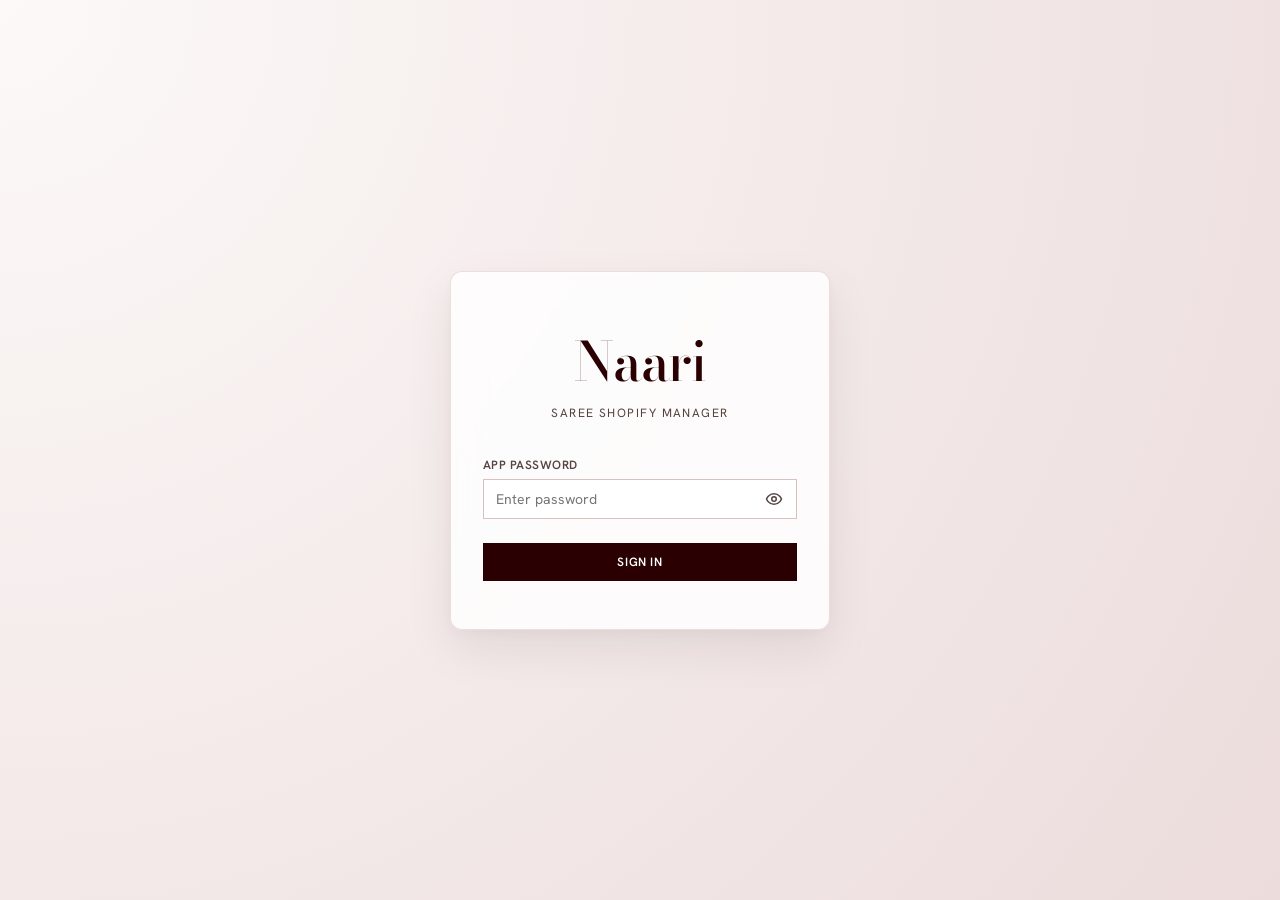
<file: login.html>
<!DOCTYPE html>
<html lang="en">

<head>
  <meta charset="UTF-8">
  <meta name="viewport" content="width=device-width, initial-scale=1.0">
  <title>Naari Saree Manager — Login</title>
  <link rel="preconnect" href="https://fonts.googleapis.com">
  <link rel="preconnect" href="https://fonts.gstatic.com" crossorigin>
  <link
    href="https://fonts.googleapis.com/css2?family=Bodoni+Moda:ital,opsz,wght@0,6..96,400..900;1,6..96,400..900&family=Hanken+Grotesk:ital,wght@0,100..900;1,100..900&display=swap"
    rel="stylesheet">
  <link rel="stylesheet" href="style.css">
</head>

<body class="login-page">
  <div class="login-card">
    <h1 class="login-title">Naari</h1>
    <p class="login-subtitle">Saree Shopify Manager</p>
    <form id="login-form">
      <label class="field-label" for="password">App password</label>
      <div class="password-wrapper">
        <input type="password" id="password" class="field-input password-input" autocomplete="current-password" required
          placeholder="Enter password">
        <button type="button" id="toggle-password-btn" class="toggle-password-eye-btn"
          aria-label="Toggle password visibility">
          <svg class="eye-icon-svg" xmlns="http://www.w3.org/2000/svg" viewBox="0 0 24 24" fill="none"
            stroke="currentColor" stroke-width="2" stroke-linecap="round" stroke-linejoin="round">
            <path class="eye-open" d="M2 12s3-7 10-7 10 7 10 7-3 7-10 7-10-7-10-7Z"></path>
            <circle class="eye-open" cx="12" cy="12" r="3"></circle>
            <line class="eye-closed hidden" x1="2" y1="2" x2="22" y2="22" stroke="currentColor" stroke-width="2"></line>
          </svg>
        </button>
      </div>
      <button type="submit" class="btn primary-btn full-width">Sign in</button>
    </form>
    <p id="login-error" class="error-text hidden"></p>
  </div>
  <script src="config.js"></script>
  <script src="login.js"></script>
</body>

</html>
</file>
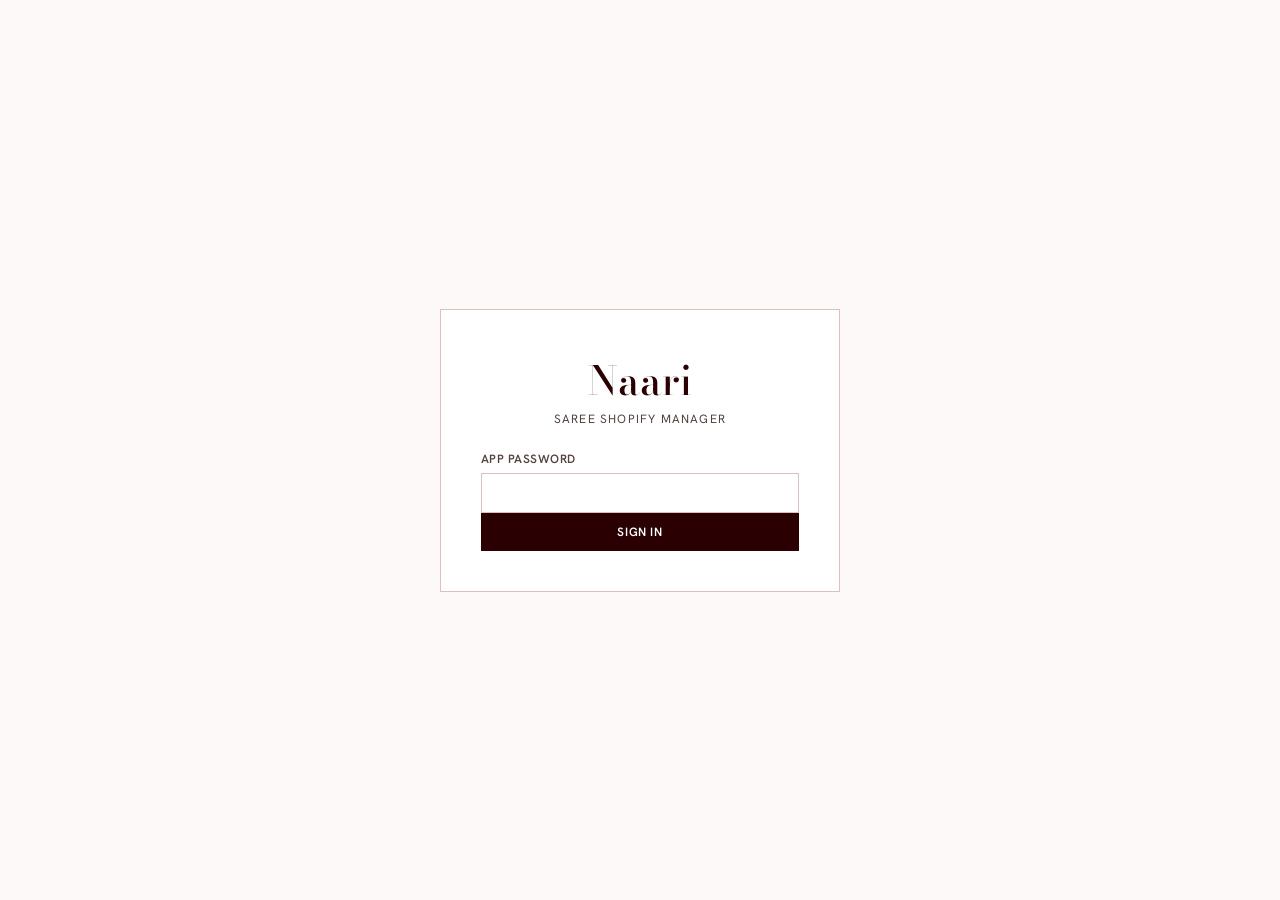
<file: web/login.html>
<!DOCTYPE html>
<html lang="en">
<head>
  <meta charset="UTF-8">
  <meta name="viewport" content="width=device-width, initial-scale=1.0">
  <title>Naari Saree Manager — Login</title>
  <link rel="preconnect" href="https://fonts.googleapis.com">
  <link rel="preconnect" href="https://fonts.gstatic.com" crossorigin>
  <link href="https://fonts.googleapis.com/css2?family=Bodoni+Moda:ital,opsz,wght@0,6..96,400..900;1,6..96,400..900&family=Hanken+Grotesk:ital,wght@0,100..900;1,100..900&display=swap" rel="stylesheet">
  <link rel="stylesheet" href="style.css">
</head>
<body class="login-page">
  <div class="login-card">
    <h1 class="login-title">Naari</h1>
    <p class="login-subtitle">Saree Shopify Manager</p>
    <form id="login-form">
      <label class="field-label" for="password">App password</label>
      <input type="password" id="password" class="field-input" autocomplete="current-password" required>
      <button type="submit" class="btn primary-btn full-width">Sign in</button>
    </form>
    <p id="login-error" class="error-text hidden"></p>
  </div>
  <script src="config.js"></script>
  <script src="login.js"></script>
</body>
</html>
</file>
<file: style.css>
:root {
  --surface: #fcf9f8;
  --on-surface: #1c1b1b;
  --on-surface-variant: #544341;
  --primary: #2a0002;
  --on-primary: #ffffff;
  --outline: #877270;
  --outline-variant: #dac1bf;
  --error: #ba1a1a;
  --error-container: #ffdad6;
  --success: #1b6b3a;
  --success-bg: #e8f5ec;
  --gutter: 24px;
}

* {
  margin: 0;
  padding: 0;
  box-sizing: border-box;
}

body {
  font-family: 'Hanken Grotesk', sans-serif;
  background: var(--surface);
  color: var(--on-surface);
  min-height: 100vh;
}

h1,
h2,
.brand-title,
.modal-title {
  font-family: 'Bodoni Moda', serif;
  font-weight: 500;
}

.hidden {
  display: none !important;
}

.app-header {
  position: sticky;
  top: 0;
  z-index: 100;
  background: rgba(252, 249, 248, 0.95);
  backdrop-filter: blur(8px);
  border-bottom: 1px solid var(--outline-variant);
}

.header-inner {
  max-width: 1400px;
  margin: 0 auto;
  padding: 16px var(--gutter);
  display: flex;
  justify-content: space-between;
  align-items: center;
  gap: 16px;
}

.brand-title {
  font-size: 28px;
  color: var(--primary);
  line-height: 1.1;
}

.brand-tagline {
  font-size: 12px;
  letter-spacing: 0.08em;
  text-transform: uppercase;
  color: var(--on-surface-variant);
}

.header-actions {
  display: flex;
  align-items: center;
  gap: 12px;
}

.status-pill {
  font-size: 12px;
  font-weight: 600;
  padding: 6px 12px;
  border-radius: 999px;
  background: #eee;
  color: var(--on-surface-variant);
}

.status-pill.ok {
  background: var(--success-bg);
  color: var(--success);
}

.status-pill.err {
  background: var(--error-container);
  color: var(--error);
}

.app-container {
  max-width: 1400px;
  margin: 0 auto;
  padding: 24px var(--gutter) 64px;
}

.tab-bar {
  display: flex;
  gap: 8px;
  margin-bottom: 24px;
  border-bottom: 1px solid var(--outline-variant);
  padding-bottom: 8px;
}

.tab-btn {
  background: none;
  border: none;
  padding: 10px 18px;
  font-family: inherit;
  font-size: 13px;
  font-weight: 600;
  letter-spacing: 0.04em;
  text-transform: uppercase;
  color: var(--on-surface-variant);
  cursor: pointer;
  border-bottom: 2px solid transparent;
  margin-bottom: -9px;
}

.tab-btn.active {
  color: var(--primary);
  border-bottom-color: var(--primary);
}

.btn {
  border: 1px solid var(--outline);
  background: white;
  color: var(--primary);
  padding: 10px 18px;
  font-family: inherit;
  font-size: 12px;
  font-weight: 600;
  letter-spacing: 0.05em;
  text-transform: uppercase;
  cursor: pointer;
  transition: background 0.15s;
}

.btn:hover {
  background: #f5f0ef;
}

.primary-btn {
  background: var(--primary);
  color: var(--on-primary);
  border-color: var(--primary);
}

.primary-btn:hover {
  background: #4a0e0e;
}

.danger-btn {
  background: var(--error-container);
  color: var(--error);
  border-color: var(--error);
}

.sync-btn {
  white-space: nowrap;
}

.full-width {
  width: 100%;
}

.field-label {
  display: block;
  font-size: 12px;
  font-weight: 600;
  letter-spacing: 0.04em;
  text-transform: uppercase;
  color: var(--on-surface-variant);
  margin: 16px 0 6px;
}

.field-input {
  width: 100%;
  padding: 10px 12px;
  border: 1px solid var(--outline-variant);
  background: white;
  font-family: inherit;
  font-size: 14px;
  color: var(--on-surface);
}

.field-input:focus {
  outline: 2px solid var(--outline-variant);
  outline-offset: 1px;
}

.textarea {
  resize: vertical;
  min-height: 80px;
}

.toolbar {
  display: flex;
  flex-wrap: wrap;
  gap: 12px;
  align-items: center;
  margin-bottom: 20px;
}

.toolbar .field-input {
  max-width: 280px;
}

.meta-note {
  font-size: 13px;
  color: var(--on-surface-variant);
}

.products-grid {
  display: grid;
  grid-template-columns: repeat(auto-fill, minmax(260px, 1fr));
  gap: 16px;
}

.product-card {
  border: 1px solid var(--outline-variant);
  background: white;
  display: flex;
  flex-direction: column;
  overflow: hidden;
}

.product-card-img {
  aspect-ratio: 3/4;
  object-fit: cover;
  width: 100%;
  background: #f0eded;
}

.product-card-body {
  padding: 14px;
  flex: 1;
  display: flex;
  flex-direction: column;
  gap: 6px;
}

.product-card-title {
  font-family: 'Bodoni Moda', serif;
  font-size: 18px;
  line-height: 1.3;
}

.product-card-meta {
  font-size: 12px;
  color: var(--on-surface-variant);
}

.product-card-sku {
  font-weight: 700;
  color: var(--primary);
  font-size: 13px;
}

.status-badge {
  display: inline-block;
  font-size: 10px;
  font-weight: 700;
  letter-spacing: 0.06em;
  text-transform: uppercase;
  padding: 3px 8px;
  border-radius: 4px;
}

.status-badge.active {
  background: var(--success-bg);
  color: var(--success);
}

.status-badge.draft {
  background: #f0eded;
  color: var(--on-surface-variant);
}

.status-badge.archived {
  background: var(--error-container);
  color: var(--error);
}

.product-card-actions {
  display: flex;
  gap: 8px;
  margin-top: auto;
  padding-top: 10px;
}

.product-card-actions .btn {
  flex: 1;
  padding: 8px;
  font-size: 11px;
}

.inventory-inline {
  display: flex;
  gap: 6px;
  align-items: center;
}

.inventory-inline input {
  width: 70px;
  padding: 6px 8px;
  border: 1px solid var(--outline-variant);
  font-size: 13px;
}

.form-grid {
  display: grid;
  grid-template-columns: 1fr 340px;
  gap: 24px;
}

.form-main,
.form-side {
  display: flex;
  flex-direction: column;
  gap: 24px;
}

.form-card {
  background: white;
  border: 1px solid var(--outline-variant);
  border-radius: 0;
  padding: 24px;
  display: flex;
  flex-direction: column;
}

.form-card .field-label:first-of-type {
  margin-top: 0;
}

.card-title {
  font-family: 'Bodoni Moda', serif;
  font-size: 20px;
  color: var(--primary);
  margin-bottom: 20px;
  padding-bottom: 12px;
  border-bottom: 1px solid var(--outline-variant);
}

.form-actions {
  margin-top: 32px;
  display: flex;
  justify-content: flex-end;
}

.large-submit {
  padding: 16px 40px;
  font-size: 14px;
  letter-spacing: 0.08em;
}

@media (max-width: 900px) {
  .form-grid {
    grid-template-columns: 1fr;
    gap: 16px;
  }

  .form-main,
  .form-side {
    gap: 16px;
  }

  .large-submit {
    width: 100%;
  }
}

.sku-row {
  display: flex;
  align-items: center;
  gap: 12px;
}

.sku-row .field-input {
  flex: 1;
}

.sku-status {
  font-size: 12px;
  font-weight: 600;
  white-space: nowrap;
}

.sku-status.available {
  color: var(--success);
}

.sku-status.taken {
  color: var(--error);
}

.sku-status.checking {
  color: var(--on-surface-variant);
}

.checkbox-list {
  display: flex;
  flex-direction: column;
  gap: 8px;
  max-height: 180px;
  overflow-y: auto;
  padding: 8px;
  border: 1px solid var(--outline-variant);
  background: white;
}

.checkbox-list label {
  display: flex;
  align-items: center;
  gap: 8px;
  font-size: 13px;
  cursor: pointer;
}

.collections-board-vertical {
  display: grid;
  grid-template-columns: 1fr 1fr;
  gap: 32px;
  align-items: start;
}

@media (max-width: 900px) {
  .collections-board-vertical {
    grid-template-columns: 1fr;
  }
}

.board-container-vertical {
  display: flex;
  flex-direction: column;
  gap: 16px;
}

.board-column {
  background: white;
  border: 1px solid var(--outline-variant);
  display: flex;
  flex-direction: column;
}

.board-column-header {
  padding: 12px 14px;
  border-bottom: 1px solid var(--outline-variant);
  font-family: 'Bodoni Moda', serif;
  font-size: 16px;
  background: #f6f3f2;
  display: flex;
  justify-content: space-between;
  align-items: center;
}

.board-column-count {
  font-size: 11px;
  color: var(--on-surface-variant);
  font-family: 'Hanken Grotesk', sans-serif;
}

.board-column-list {
  padding: 8px;
  min-height: 80px;
  display: grid;
  grid-template-columns: repeat(auto-fill, minmax(180px, 1fr));
  gap: 8px;
}

.board-card {
  padding: 10px;
  border: 1px solid var(--outline-variant);
  background: white;
  cursor: grab;
  font-size: 13px;
  text-align: center;
}

.board-card:active {
  cursor: grabbing;
}

.board-card-sku {
  font-weight: 700;
  color: var(--primary);
  font-size: 12px;
  margin-top: 4px;
}

.board-card-img {
  width: 100%;
  aspect-ratio: 1;
  object-fit: cover;
  margin-bottom: 6px;
  background: #f0eded;
}

.sortable-ghost {
  opacity: 0.4;
}

.smart-collections {
  margin-top: 24px;
  padding: 16px;
  border: 1px solid var(--outline-variant);
  background: #faf8f7;
}

.smart-collections h3 {
  font-family: 'Bodoni Moda', serif;
  margin-bottom: 8px;
}

.smart-collections ul {
  list-style: none;
  display: flex;
  flex-wrap: wrap;
  gap: 8px;
}

.smart-collections li {
  font-size: 13px;
  padding: 6px 12px;
  background: white;
  border: 1px solid var(--outline-variant);
}

.modal {
  position: fixed;
  inset: 0;
  z-index: 200;
  display: flex;
  align-items: center;
  justify-content: center;
  padding: 24px;
}

.modal-overlay {
  position: absolute;
  inset: 0;
  background: rgba(42, 0, 2, 0.4);
  backdrop-filter: blur(8px);
  -webkit-backdrop-filter: blur(8px);
}

.modal-content {
  position: relative;
  background: white;
  max-width: 560px;
  width: 100%;
  max-height: 90vh;
  overflow-y: auto;
  padding: 32px;
  border: 1px solid var(--outline-variant);
  box-shadow: 0 20px 48px rgba(42, 0, 2, 0.16);
}

.modal-close {
  position: absolute;
  top: 12px;
  right: 16px;
  background: none;
  border: none;
  font-size: 28px;
  cursor: pointer;
  color: var(--on-surface-variant);
}

.modal-title {
  margin-bottom: 8px;
  font-size: 24px;
}

.form-row {
  display: grid;
  grid-template-columns: 1fr 1fr;
  gap: 16px;
}

.modal-actions {
  display: flex;
  justify-content: space-between;
  gap: 12px;
  margin-top: 24px;
}

.toast {
  position: fixed;
  bottom: 24px;
  right: 24px;
  z-index: 300;
  padding: 14px 20px;
  background: var(--primary);
  color: white;
  font-size: 14px;
  max-width: 360px;
  box-shadow: 0 8px 24px rgba(42, 0, 2, 0.2);
}

.toast.error {
  background: var(--error);
}

.login-page {
  display: flex;
  align-items: center;
  justify-content: center;
  min-height: 100vh;
  background: var(--surface);
}

.login-card {
  width: 100%;
  max-width: 400px;
  padding: 40px;
  background: white;
  border: 1px solid var(--outline-variant);
}

.login-title {
  font-family: 'Bodoni Moda', serif;
  font-size: 40px;
  color: var(--primary);
  text-align: center;
}

.login-subtitle {
  text-align: center;
  font-size: 12px;
  letter-spacing: 0.1em;
  text-transform: uppercase;
  color: var(--on-surface-variant);
  margin-bottom: 24px;
}

.error-text {
  color: var(--error);
  font-size: 13px;
  margin-top: 12px;
}

/* Reference Variant Styling */
.variants-panel {
  border: 1px solid var(--outline-variant);
  background: var(--surface);
  padding: 16px;
  display: flex;
  flex-direction: column;
  gap: 12px;
  margin-top: 16px;
}

.variant-row {
  display: flex;
  flex-direction: column;
  gap: 12px;
  padding: 12px;
  background: white;
  border: 1px solid var(--outline-variant);
}

.variant-fields-meta {
  display: grid;
  grid-template-columns: repeat(3, 1fr) auto;
  gap: 12px;
  align-items: end;
}

.variant-field {
  display: flex;
  flex-direction: column;
  gap: 4px;
  min-width: 0;
}

.variant-field-label {
  font-size: 11px;
  font-weight: 600;
  text-transform: uppercase;
  color: var(--outline);
}

.remove-btn {
  background: transparent;
  border: 1px solid var(--outline-variant);
  color: var(--error);
  padding: 8px 12px;
  cursor: pointer;
  font-size: 14px;
  display: flex;
  align-items: center;
  justify-content: center;
}

.remove-btn:hover {
  border-color: var(--error);
}

/* ─── Image Preview Strip ─────────────────────────────────────────────────── */

.image-preview-strip {
  display: flex;
  flex-wrap: wrap;
  gap: 10px;
  margin-top: 12px;
}

.preview-thumb-wrap {
  position: relative;
  width: 88px;
  height: 88px;
  flex-shrink: 0;
}

.preview-thumb {
  width: 100%;
  height: 100%;
  object-fit: cover;
  border: 1px solid var(--outline-variant);
  display: block;
}

.preview-thumb-remove {
  position: absolute;
  top: 3px;
  right: 3px;
  width: 22px;
  height: 22px;
  background: rgba(0, 0, 0, 0.7);
  color: white;
  border: none;
  border-radius: 50%;
  font-size: 14px;
  line-height: 1;
  cursor: pointer;
  display: flex;
  align-items: center;
  justify-content: center;
}

/* ─── Variant Image Picker (per-row thumbnail strip) ─────────────────────── */

.variant-image-picker {
  display: flex;
  flex-wrap: wrap;
  gap: 8px;
  margin-top: 10px;
  padding-top: 10px;
  border-top: 1px solid var(--outline-variant);
}

.variant-image-thumb {
  width: 64px;
  height: 64px;
  object-fit: cover;
  cursor: pointer;
  border: 2px solid transparent;
  transition: border-color 0.15s, opacity 0.15s;
  opacity: 0.6;
}

.variant-image-thumb:hover {
  opacity: 1;
  border-color: var(--on-surface-variant);
}

.variant-image-thumb.selected {
  border-color: var(--primary);
  opacity: 1;
  outline: 2px solid var(--primary);
  outline-offset: 1px;
}

/* ─── Edit Modal — Existing Image Gallery ─────────────────────────────────── */

.edit-images-list {
  display: flex;
  flex-wrap: wrap;
  gap: 10px;
  margin-bottom: 8px;
}

.edit-image-card {
  position: relative;
  width: 100px;
}

.edit-image-card img {
  width: 100%;
  height: 100px;
  object-fit: cover;
  border: 1px solid var(--outline-variant);
  display: block;
}

.delete-image-toggle {
  display: flex;
  align-items: center;
  gap: 4px;
  font-size: 11px;
  font-weight: 600;
  cursor: pointer;
  padding: 4px 2px;
  color: var(--error);
}

.delete-image-toggle input {
  accent-color: var(--error);
  cursor: pointer;
}


.toggle-row {
  display: flex;
  align-items: center;
  gap: 10px;
  font-size: 14px;
  font-weight: 500;
  color: var(--on-surface);
  cursor: pointer;
  padding: 6px 0;
  margin-top: 16px;
  border-top: 1px solid var(--outline-variant);
  padding-top: 16px;
}

.toggle-row input[type="checkbox"] {
  width: 16px;
  height: 16px;
  accent-color: var(--primary);
  cursor: pointer;
}


/* ─── Skeleton Loading Shimmers ───────────────────────────────────────────── */
@keyframes skeleton-shimmer {
  0% {
    background-position: -200% 0;
  }

  100% {
    background-position: 200% 0;
  }
}

.skeleton-shimmer {
  background: linear-gradient(90deg, #f0eded 25%, #f7f5f5 50%, #f0eded 75%);
  background-size: 200% 100%;
  animation: skeleton-shimmer 1.5s infinite linear;
}

/* Skeleton Product Card */
.skeleton-card {
  pointer-events: none;
}

.skeleton-card .skeleton-badge {
  width: 50px;
  height: 16px;
  border-radius: 4px;
}

.skeleton-card .skeleton-text {
  height: 20px;
  border-radius: 4px;
  margin-bottom: 6px;
}

.skeleton-card .skeleton-text.title {
  width: 80%;
  height: 22px;
  margin-top: 4px;
}

.skeleton-card .skeleton-text.sku {
  width: 40%;
  height: 16px;
}

.skeleton-card .skeleton-text.meta {
  width: 60%;
  height: 16px;
}

.skeleton-card .skeleton-input-row {
  display: flex;
  gap: 6px;
  margin-top: 4px;
}

.skeleton-card .skeleton-input {
  width: 70px;
  height: 31px;
}

.skeleton-card .skeleton-button {
  height: 31px;
  flex: 1;
}

/* Skeleton Board Card */
.board-card.skeleton-board-card {
  pointer-events: none;
  background: #fff;
  border: 1px solid var(--outline-variant);
  cursor: default;
}

.skeleton-board-card .board-card-img {
  background: #f0eded;
  width: 100%;
  aspect-ratio: 1;
  object-fit: cover;
  margin-bottom: 6px;
}

.skeleton-board-card .skeleton-text.title {
  height: 14px;
  width: 70%;
  margin: 6px auto 0;
  border-radius: 2px;
}

.skeleton-board-card .skeleton-text.sku {
  height: 12px;
  width: 40%;
  margin: 6px auto 0;
  border-radius: 2px;
}

/* Skeleton Board Column Header */
.skeleton-column .board-column-header {
  height: 45px;
}

/* ─── Manage Collections Modal Specifics ───────────────────────────────────── */
.modal-product-info {
  display: flex;
  gap: 16px;
  align-items: center;
  padding: 16px;
  background: #faf8f7;
  border: 1px solid var(--outline-variant);
  margin-top: 16px;
}

.modal-product-info img {
  width: 64px;
  height: 64px;
  object-fit: cover;
  border: 1px solid var(--outline-variant);
  background: #f0eded;
}

.modal-product-info .no-img-placeholder {
  width: 64px;
  height: 64px;
  background: #f0eded;
  border: 1px solid var(--outline-variant);
}

.modal-product-details {
  display: flex;
  flex-direction: column;
  gap: 4px;
}

.modal-product-title {
  font-family: 'Bodoni Moda', serif;
  font-size: 16px;
  color: var(--primary);
  font-weight: 600;
}

.modal-product-sku {
  font-size: 12px;
  font-weight: 700;
  color: var(--on-surface-variant);
}

.modal-search-wrapper {
  margin-top: 20px;
}

.modal-checkbox-list {
  max-height: 240px;
  overflow-y: auto;
}

.modal-checkbox-list label {
  padding: 8px 12px;
  border-radius: 4px;
  transition: background 0.15s ease;
  display: flex;
  align-items: center;
  gap: 10px;
}

.modal-checkbox-list label:hover {
  background: #f6f3f2;
}

.modal-checkbox-list input[type="checkbox"] {
  width: 16px;
  height: 16px;
  accent-color: var(--primary);
  cursor: pointer;
}

.modal-checkbox-list .collection-item-label {
  font-size: 14px;
  color: var(--on-surface);
  font-weight: 500;
}

/* Premium Login Layout */
.login-page {
  display: flex;
  align-items: center;
  justify-content: center;
  min-height: 100vh;
  background: radial-gradient(circle at top left, #fcf9f8 0%, #ecdcdc 100%);
  padding: 20px;
}

.login-card {
  background: rgba(255, 255, 255, 0.82);
  backdrop-filter: blur(16px);
  -webkit-backdrop-filter: blur(16px);
  border: 1px solid rgba(218, 193, 191, 0.5);
  border-radius: 12px;
  width: 100%;
  max-width: 380px;
  padding: 48px 32px;
  box-shadow: 0 20px 48px rgba(42, 0, 2, 0.08), 0 4px 16px rgba(42, 0, 2, 0.04);
  text-align: center;
}

.login-title {
  font-size: 54px;
  color: var(--primary);
  margin-bottom: 2px;
  letter-spacing: -0.02em;
}

.login-subtitle {
  font-family: 'Hanken Grotesk', sans-serif;
  font-size: 12px;
  text-transform: uppercase;
  letter-spacing: 0.12em;
  color: var(--on-surface-variant);
  margin-bottom: 36px;
}

#login-form {
  text-align: left;
}

#login-form .field-label {
  margin-top: 0;
}

#login-form button[type="submit"] {
  margin-top: 24px;
}

#login-error {
  color: var(--error);
  font-size: 13px;
  margin-top: 20px;
  background: var(--error-container);
  padding: 10px 14px;
  border-radius: 6px;
  border: 1px solid rgba(186, 26, 26, 0.15);
  line-height: 1.4;
}

/* Password Toggle Wrapper */
.password-wrapper {
  position: relative;
  display: flex;
  align-items: center;
}

.password-wrapper .password-input {
  width: 100%;
  padding-right: 44px;
  -webkit-appearance: none;
  appearance: none;
}

/* Hide Microsoft default password reveal button */
input[type="password"]::-ms-reveal,
input[type="password"]::-ms-clear {
  display: none;
}

.toggle-password-eye-btn {
  position: absolute;
  right: 6px;
  top: 50%;
  transform: translateY(-50%);
  background: none;
  border: none;
  padding: 8px;
  cursor: pointer;
  color: var(--on-surface-variant);
  display: flex;
  align-items: center;
  justify-content: center;
  border-radius: 4px;
  transition: background 0.2s, color 0.2s;
  z-index: 2;
}

.toggle-password-eye-btn:hover {
  background: rgba(84, 67, 65, 0.08);
  color: var(--primary);
}

.toggle-password-eye-btn svg {
  width: 18px;
  height: 18px;
  pointer-events: none;
}

/* ──────────────────────────────────────────────────────────────────────────── */
/* Additional responsive design polish and mobile user-interface optimization    */
/* ──────────────────────────────────────────────────────────────────────────── */

/* Disable grab cursors and native drag/select triggers for product image interaction on touch */
@media (hover: hover) {
  .board-card {
    cursor: grab;
  }

  .board-card:active {
    cursor: grabbing;
  }
}

@media (hover: none) {
  .board-card {
    cursor: pointer;
    -webkit-tap-highlight-color: transparent;
  }
}

/* Prevent native long-press popup menus on product images and drag overlays on touch screens */
.board-card,
.board-card-img,
.product-card,
.product-card-img,
img {
  -webkit-touch-callout: none !important;
  -webkit-user-select: none !important;
  user-select: none !important;
  -webkit-user-drag: none !important;
}

/* Better scrollable touch area for tab-bar on smaller screens */
.tab-bar {
  overflow-x: auto;
  white-space: nowrap;
  -webkit-overflow-scrolling: touch;
  scrollbar-width: none;
  /* Hide default scrollbar on Firefox */
}

.tab-bar::-webkit-scrollbar {
  display: none;
  /* Hide default scrollbar on Chrome/Safari */
}

/* Layout stacking for the header on narrow mobile sizes (<= 480px) */
@media (max-width: 480px) {
  .header-inner {
    flex-direction: column;
    align-items: flex-start;
    gap: 12px;
    padding: 12px 16px;
  }

  .header-actions {
    width: 100%;
    justify-content: space-between;
  }

  .brand-title {
    font-size: 24px;
  }

  .app-container {
    padding: 16px 16px 64px;
  }
}

/* Responsive Modal Padding on Mobile Screen Sizes */
@media (max-width: 600px) {
  .modal {
    padding: 12px;
  }

  .modal-content {
    padding: 24px 16px;
  }

  .modal-actions {
    margin-top: 18px;
  }

  .form-row {
    grid-template-columns: 1fr;
    gap: 12px;
  }
}
</file>
<file: web/style.css>
:root {
  --surface: #fcf9f8;
  --on-surface: #1c1b1b;
  --on-surface-variant: #544341;
  --primary: #2a0002;
  --on-primary: #ffffff;
  --outline: #877270;
  --outline-variant: #dac1bf;
  --error: #ba1a1a;
  --error-container: #ffdad6;
  --success: #1b6b3a;
  --success-bg: #e8f5ec;
  --gutter: 24px;
}

* {
  margin: 0;
  padding: 0;
  box-sizing: border-box;
}

body {
  font-family: 'Hanken Grotesk', sans-serif;
  background: var(--surface);
  color: var(--on-surface);
  min-height: 100vh;
}

h1,
h2,
.brand-title,
.modal-title {
  font-family: 'Bodoni Moda', serif;
  font-weight: 500;
}

.hidden {
  display: none !important;
}

.app-header {
  position: sticky;
  top: 0;
  z-index: 100;
  background: rgba(252, 249, 248, 0.95);
  backdrop-filter: blur(8px);
  border-bottom: 1px solid var(--outline-variant);
}

.header-inner {
  max-width: 1400px;
  margin: 0 auto;
  padding: 16px var(--gutter);
  display: flex;
  justify-content: space-between;
  align-items: center;
  gap: 16px;
}

.brand-title {
  font-size: 28px;
  color: var(--primary);
  line-height: 1.1;
}

.brand-tagline {
  font-size: 12px;
  letter-spacing: 0.08em;
  text-transform: uppercase;
  color: var(--on-surface-variant);
}

.header-actions {
  display: flex;
  align-items: center;
  gap: 12px;
}

.status-pill {
  font-size: 12px;
  font-weight: 600;
  padding: 6px 12px;
  border-radius: 999px;
  background: #eee;
  color: var(--on-surface-variant);
}

.status-pill.ok {
  background: var(--success-bg);
  color: var(--success);
}

.status-pill.err {
  background: var(--error-container);
  color: var(--error);
}

.app-container {
  max-width: 1400px;
  margin: 0 auto;
  padding: 24px var(--gutter) 64px;
}

.tab-bar {
  display: flex;
  gap: 8px;
  margin-bottom: 24px;
  border-bottom: 1px solid var(--outline-variant);
  padding-bottom: 8px;
}

.tab-btn {
  background: none;
  border: none;
  padding: 10px 18px;
  font-family: inherit;
  font-size: 13px;
  font-weight: 600;
  letter-spacing: 0.04em;
  text-transform: uppercase;
  color: var(--on-surface-variant);
  cursor: pointer;
  border-bottom: 2px solid transparent;
  margin-bottom: -9px;
}

.tab-btn.active {
  color: var(--primary);
  border-bottom-color: var(--primary);
}

.btn {
  border: 1px solid var(--outline);
  background: white;
  color: var(--primary);
  padding: 10px 18px;
  font-family: inherit;
  font-size: 12px;
  font-weight: 600;
  letter-spacing: 0.05em;
  text-transform: uppercase;
  cursor: pointer;
  transition: background 0.15s;
}

.btn:hover {
  background: #f5f0ef;
}

.primary-btn {
  background: var(--primary);
  color: var(--on-primary);
  border-color: var(--primary);
}

.primary-btn:hover {
  background: #4a0e0e;
}

.danger-btn {
  background: var(--error-container);
  color: var(--error);
  border-color: var(--error);
}

.sync-btn {
  white-space: nowrap;
}

.full-width {
  width: 100%;
}

.field-label {
  display: block;
  font-size: 12px;
  font-weight: 600;
  letter-spacing: 0.04em;
  text-transform: uppercase;
  color: var(--on-surface-variant);
  margin: 16px 0 6px;
}

.field-input {
  width: 100%;
  padding: 10px 12px;
  border: 1px solid var(--outline-variant);
  background: white;
  font-family: inherit;
  font-size: 14px;
  color: var(--on-surface);
}

.field-input:focus {
  outline: 2px solid var(--outline-variant);
  outline-offset: 1px;
}

.textarea {
  resize: vertical;
  min-height: 80px;
}

.toolbar {
  display: flex;
  flex-wrap: wrap;
  gap: 12px;
  align-items: center;
  margin-bottom: 20px;
}

.toolbar .field-input {
  max-width: 280px;
}

.meta-note {
  font-size: 13px;
  color: var(--on-surface-variant);
}

.products-grid {
  display: grid;
  grid-template-columns: repeat(auto-fill, minmax(260px, 1fr));
  gap: 16px;
}

.product-card {
  border: 1px solid var(--outline-variant);
  background: white;
  display: flex;
  flex-direction: column;
  overflow: hidden;
}

.product-card-img {
  aspect-ratio: 3/4;
  object-fit: cover;
  width: 100%;
  background: #f0eded;
}

.product-card-body {
  padding: 14px;
  flex: 1;
  display: flex;
  flex-direction: column;
  gap: 6px;
}

.product-card-title {
  font-family: 'Bodoni Moda', serif;
  font-size: 18px;
  line-height: 1.3;
}

.product-card-meta {
  font-size: 12px;
  color: var(--on-surface-variant);
}

.product-card-sku {
  font-weight: 700;
  color: var(--primary);
  font-size: 13px;
}

.status-badge {
  display: inline-block;
  font-size: 10px;
  font-weight: 700;
  letter-spacing: 0.06em;
  text-transform: uppercase;
  padding: 3px 8px;
  border-radius: 4px;
}

.status-badge.active {
  background: var(--success-bg);
  color: var(--success);
}

.status-badge.draft {
  background: #f0eded;
  color: var(--on-surface-variant);
}

.status-badge.archived {
  background: var(--error-container);
  color: var(--error);
}

.product-card-actions {
  display: flex;
  gap: 8px;
  margin-top: auto;
  padding-top: 10px;
}

.product-card-actions .btn {
  flex: 1;
  padding: 8px;
  font-size: 11px;
}

.inventory-inline {
  display: flex;
  gap: 6px;
  align-items: center;
}

.inventory-inline input {
  width: 70px;
  padding: 6px 8px;
  border: 1px solid var(--outline-variant);
  font-size: 13px;
}

.form-grid {
  display: grid;
  grid-template-columns: 1fr 340px;
  gap: 24px;
}

.form-main,
.form-side {
  display: flex;
  flex-direction: column;
  gap: 24px;
}

.form-card {
  background: white;
  border: 1px solid var(--outline-variant);
  border-radius: 0;
  padding: 24px;
  display: flex;
  flex-direction: column;
}

.form-card .field-label:first-of-type {
  margin-top: 0;
}

.card-title {
  font-family: 'Bodoni Moda', serif;
  font-size: 20px;
  color: var(--primary);
  margin-bottom: 20px;
  padding-bottom: 12px;
  border-bottom: 1px solid var(--outline-variant);
}

.form-actions {
  margin-top: 32px;
  display: flex;
  justify-content: flex-end;
}

.large-submit {
  padding: 16px 40px;
  font-size: 14px;
  letter-spacing: 0.08em;
}

@media (max-width: 900px) {
  .form-grid {
    grid-template-columns: 1fr;
    gap: 16px;
  }

  .form-main,
  .form-side {
    gap: 16px;
  }

  .large-submit {
    width: 100%;
  }
}

.sku-row {
  display: flex;
  align-items: center;
  gap: 12px;
}

.sku-row .field-input {
  flex: 1;
}

.sku-status {
  font-size: 12px;
  font-weight: 600;
  white-space: nowrap;
}

.sku-status.available {
  color: var(--success);
}

.sku-status.taken {
  color: var(--error);
}

.sku-status.checking {
  color: var(--on-surface-variant);
}

.checkbox-list {
  display: flex;
  flex-direction: column;
  gap: 8px;
  max-height: 180px;
  overflow-y: auto;
  padding: 8px;
  border: 1px solid var(--outline-variant);
  background: white;
}

.checkbox-list label {
  display: flex;
  align-items: center;
  gap: 8px;
  font-size: 13px;
  cursor: pointer;
}

.collections-board-vertical {
  display: grid;
  grid-template-columns: 1fr 1fr;
  gap: 32px;
  align-items: start;
}

@media (max-width: 900px) {
  .collections-board-vertical {
    grid-template-columns: 1fr;
  }
}

.board-container-vertical {
  display: flex;
  flex-direction: column;
  gap: 16px;
}

.board-column {
  background: white;
  border: 1px solid var(--outline-variant);
  display: flex;
  flex-direction: column;
}

.board-column-header {
  padding: 12px 14px;
  border-bottom: 1px solid var(--outline-variant);
  font-family: 'Bodoni Moda', serif;
  font-size: 16px;
  background: #f6f3f2;
  display: flex;
  justify-content: space-between;
  align-items: center;
}

.board-column-count {
  font-size: 11px;
  color: var(--on-surface-variant);
  font-family: 'Hanken Grotesk', sans-serif;
}

.board-column-list {
  padding: 8px;
  min-height: 80px;
  display: grid;
  grid-template-columns: repeat(auto-fill, minmax(180px, 1fr));
  gap: 8px;
}

.board-card {
  padding: 10px;
  border: 1px solid var(--outline-variant);
  background: white;
  cursor: grab;
  font-size: 13px;
  text-align: center;
}

.board-card:active {
  cursor: grabbing;
}

.board-card-sku {
  font-weight: 700;
  color: var(--primary);
  font-size: 12px;
  margin-top: 4px;
}

.board-card-img {
  width: 100%;
  aspect-ratio: 1;
  object-fit: cover;
  margin-bottom: 6px;
  background: #f0eded;
}

.sortable-ghost {
  opacity: 0.4;
}

.smart-collections {
  margin-top: 24px;
  padding: 16px;
  border: 1px solid var(--outline-variant);
  background: #faf8f7;
}

.smart-collections h3 {
  font-family: 'Bodoni Moda', serif;
  margin-bottom: 8px;
}

.smart-collections ul {
  list-style: none;
  display: flex;
  flex-wrap: wrap;
  gap: 8px;
}

.smart-collections li {
  font-size: 13px;
  padding: 6px 12px;
  background: white;
  border: 1px solid var(--outline-variant);
}

.modal {
  position: fixed;
  inset: 0;
  z-index: 200;
  display: flex;
  align-items: center;
  justify-content: center;
  padding: 24px;
}

.modal-overlay {
  position: absolute;
  inset: 0;
  background: rgba(42, 0, 2, 0.4);
  backdrop-filter: blur(8px);
  -webkit-backdrop-filter: blur(8px);
}

.modal-content {
  position: relative;
  background: white;
  max-width: 560px;
  width: 100%;
  max-height: 90vh;
  overflow-y: auto;
  padding: 32px;
  border: 1px solid var(--outline-variant);
  box-shadow: 0 20px 48px rgba(42, 0, 2, 0.16);
}

.modal-close {
  position: absolute;
  top: 12px;
  right: 16px;
  background: none;
  border: none;
  font-size: 28px;
  cursor: pointer;
  color: var(--on-surface-variant);
}

.modal-title {
  margin-bottom: 8px;
  font-size: 24px;
}

.form-row {
  display: grid;
  grid-template-columns: 1fr 1fr;
  gap: 16px;
}

.modal-actions {
  display: flex;
  justify-content: space-between;
  gap: 12px;
  margin-top: 24px;
}

.toast {
  position: fixed;
  bottom: 24px;
  right: 24px;
  z-index: 300;
  padding: 14px 20px;
  background: var(--primary);
  color: white;
  font-size: 14px;
  max-width: 360px;
  box-shadow: 0 8px 24px rgba(42, 0, 2, 0.2);
}

.toast.error {
  background: var(--error);
}

.login-page {
  display: flex;
  align-items: center;
  justify-content: center;
  min-height: 100vh;
  background: var(--surface);
}

.login-card {
  width: 100%;
  max-width: 400px;
  padding: 40px;
  background: white;
  border: 1px solid var(--outline-variant);
}

.login-title {
  font-family: 'Bodoni Moda', serif;
  font-size: 40px;
  color: var(--primary);
  text-align: center;
}

.login-subtitle {
  text-align: center;
  font-size: 12px;
  letter-spacing: 0.1em;
  text-transform: uppercase;
  color: var(--on-surface-variant);
  margin-bottom: 24px;
}

.error-text {
  color: var(--error);
  font-size: 13px;
  margin-top: 12px;
}

/* Reference Variant Styling */
.variants-panel {
  border: 1px solid var(--outline-variant);
  background: var(--surface);
  padding: 16px;
  display: flex;
  flex-direction: column;
  gap: 12px;
  margin-top: 16px;
}

.variant-row {
  display: flex;
  flex-direction: column;
  gap: 12px;
  padding: 12px;
  background: white;
  border: 1px solid var(--outline-variant);
}

.variant-fields-meta {
  display: grid;
  grid-template-columns: repeat(3, 1fr) auto;
  gap: 12px;
  align-items: end;
}

.variant-field {
  display: flex;
  flex-direction: column;
  gap: 4px;
  min-width: 0;
}

.variant-field-label {
  font-size: 11px;
  font-weight: 600;
  text-transform: uppercase;
  color: var(--outline);
}

.remove-btn {
  background: transparent;
  border: 1px solid var(--outline-variant);
  color: var(--error);
  padding: 8px 12px;
  cursor: pointer;
  font-size: 14px;
  display: flex;
  align-items: center;
  justify-content: center;
}

.remove-btn:hover {
  border-color: var(--error);
}

/* ─── Image Preview Strip ─────────────────────────────────────────────────── */

.image-preview-strip {
  display: flex;
  flex-wrap: wrap;
  gap: 10px;
  margin-top: 12px;
}

.preview-thumb-wrap {
  position: relative;
  width: 88px;
  height: 88px;
  flex-shrink: 0;
}

.preview-thumb {
  width: 100%;
  height: 100%;
  object-fit: cover;
  border: 1px solid var(--outline-variant);
  display: block;
}

.preview-thumb-remove {
  position: absolute;
  top: 3px;
  right: 3px;
  width: 22px;
  height: 22px;
  background: rgba(0, 0, 0, 0.7);
  color: white;
  border: none;
  border-radius: 50%;
  font-size: 14px;
  line-height: 1;
  cursor: pointer;
  display: flex;
  align-items: center;
  justify-content: center;
}

/* ─── Variant Image Picker (per-row thumbnail strip) ─────────────────────── */

.variant-image-picker {
  display: flex;
  flex-wrap: wrap;
  gap: 8px;
  margin-top: 10px;
  padding-top: 10px;
  border-top: 1px solid var(--outline-variant);
}

.variant-image-thumb {
  width: 64px;
  height: 64px;
  object-fit: cover;
  cursor: pointer;
  border: 2px solid transparent;
  transition: border-color 0.15s, opacity 0.15s;
  opacity: 0.6;
}

.variant-image-thumb:hover {
  opacity: 1;
  border-color: var(--on-surface-variant);
}

.variant-image-thumb.selected {
  border-color: var(--primary);
  opacity: 1;
  outline: 2px solid var(--primary);
  outline-offset: 1px;
}

/* ─── Edit Modal — Existing Image Gallery ─────────────────────────────────── */

.edit-images-list {
  display: flex;
  flex-wrap: wrap;
  gap: 10px;
  margin-bottom: 8px;
}

.edit-image-card {
  position: relative;
  width: 100px;
}

.edit-image-card img {
  width: 100%;
  height: 100px;
  object-fit: cover;
  border: 1px solid var(--outline-variant);
  display: block;
}

.delete-image-toggle {
  display: flex;
  align-items: center;
  gap: 4px;
  font-size: 11px;
  font-weight: 600;
  cursor: pointer;
  padding: 4px 2px;
  color: var(--error);
}

.delete-image-toggle input {
  accent-color: var(--error);
  cursor: pointer;
}


.toggle-row {
  display: flex;
  align-items: center;
  gap: 10px;
  font-size: 14px;
  font-weight: 500;
  color: var(--on-surface);
  cursor: pointer;
  padding: 6px 0;
  margin-top: 16px;
  border-top: 1px solid var(--outline-variant);
  padding-top: 16px;
}

.toggle-row input[type="checkbox"] {
  width: 16px;
  height: 16px;
  accent-color: var(--primary);
  cursor: pointer;
}


/* ─── Skeleton Loading Shimmers ───────────────────────────────────────────── */
@keyframes skeleton-shimmer {
  0% {
    background-position: -200% 0;
  }

  100% {
    background-position: 200% 0;
  }
}

.skeleton-shimmer {
  background: linear-gradient(90deg, #f0eded 25%, #f7f5f5 50%, #f0eded 75%);
  background-size: 200% 100%;
  animation: skeleton-shimmer 1.5s infinite linear;
}

/* Skeleton Product Card */
.skeleton-card {
  pointer-events: none;
}

.skeleton-card .skeleton-badge {
  width: 50px;
  height: 16px;
  border-radius: 4px;
}

.skeleton-card .skeleton-text {
  height: 20px;
  border-radius: 4px;
  margin-bottom: 6px;
}

.skeleton-card .skeleton-text.title {
  width: 80%;
  height: 22px;
  margin-top: 4px;
}

.skeleton-card .skeleton-text.sku {
  width: 40%;
  height: 16px;
}

.skeleton-card .skeleton-text.meta {
  width: 60%;
  height: 16px;
}

.skeleton-card .skeleton-input-row {
  display: flex;
  gap: 6px;
  margin-top: 4px;
}

.skeleton-card .skeleton-input {
  width: 70px;
  height: 31px;
}

.skeleton-card .skeleton-button {
  height: 31px;
  flex: 1;
}

/* Skeleton Board Card */
.board-card.skeleton-board-card {
  pointer-events: none;
  background: #fff;
  border: 1px solid var(--outline-variant);
  cursor: default;
}

.skeleton-board-card .board-card-img {
  background: #f0eded;
  width: 100%;
  aspect-ratio: 1;
  object-fit: cover;
  margin-bottom: 6px;
}

.skeleton-board-card .skeleton-text.title {
  height: 14px;
  width: 70%;
  margin: 6px auto 0;
  border-radius: 2px;
}

.skeleton-board-card .skeleton-text.sku {
  height: 12px;
  width: 40%;
  margin: 6px auto 0;
  border-radius: 2px;
}

/* Skeleton Board Column Header */
.skeleton-column .board-column-header {
  height: 45px;
}

/* ─── Manage Collections Modal Specifics ───────────────────────────────────── */
.modal-product-info {
  display: flex;
  gap: 16px;
  align-items: center;
  padding: 16px;
  background: #faf8f7;
  border: 1px solid var(--outline-variant);
  margin-top: 16px;
}

.modal-product-info img {
  width: 64px;
  height: 64px;
  object-fit: cover;
  border: 1px solid var(--outline-variant);
  background: #f0eded;
}

.modal-product-info .no-img-placeholder {
  width: 64px;
  height: 64px;
  background: #f0eded;
  border: 1px solid var(--outline-variant);
}

.modal-product-details {
  display: flex;
  flex-direction: column;
  gap: 4px;
}

.modal-product-title {
  font-family: 'Bodoni Moda', serif;
  font-size: 16px;
  color: var(--primary);
  font-weight: 600;
}

.modal-product-sku {
  font-size: 12px;
  font-weight: 700;
  color: var(--on-surface-variant);
}

.modal-search-wrapper {
  margin-top: 20px;
}

.modal-checkbox-list {
  max-height: 240px;
  overflow-y: auto;
}

.modal-checkbox-list label {
  padding: 8px 12px;
  border-radius: 4px;
  transition: background 0.15s ease;
  display: flex;
  align-items: center;
  gap: 10px;
}

.modal-checkbox-list label:hover {
  background: #f6f3f2;
}

.modal-checkbox-list input[type="checkbox"] {
  width: 16px;
  height: 16px;
  accent-color: var(--primary);
  cursor: pointer;
}

.modal-checkbox-list .collection-item-label {
  font-size: 14px;
  color: var(--on-surface);
  font-weight: 500;
}
</file>
